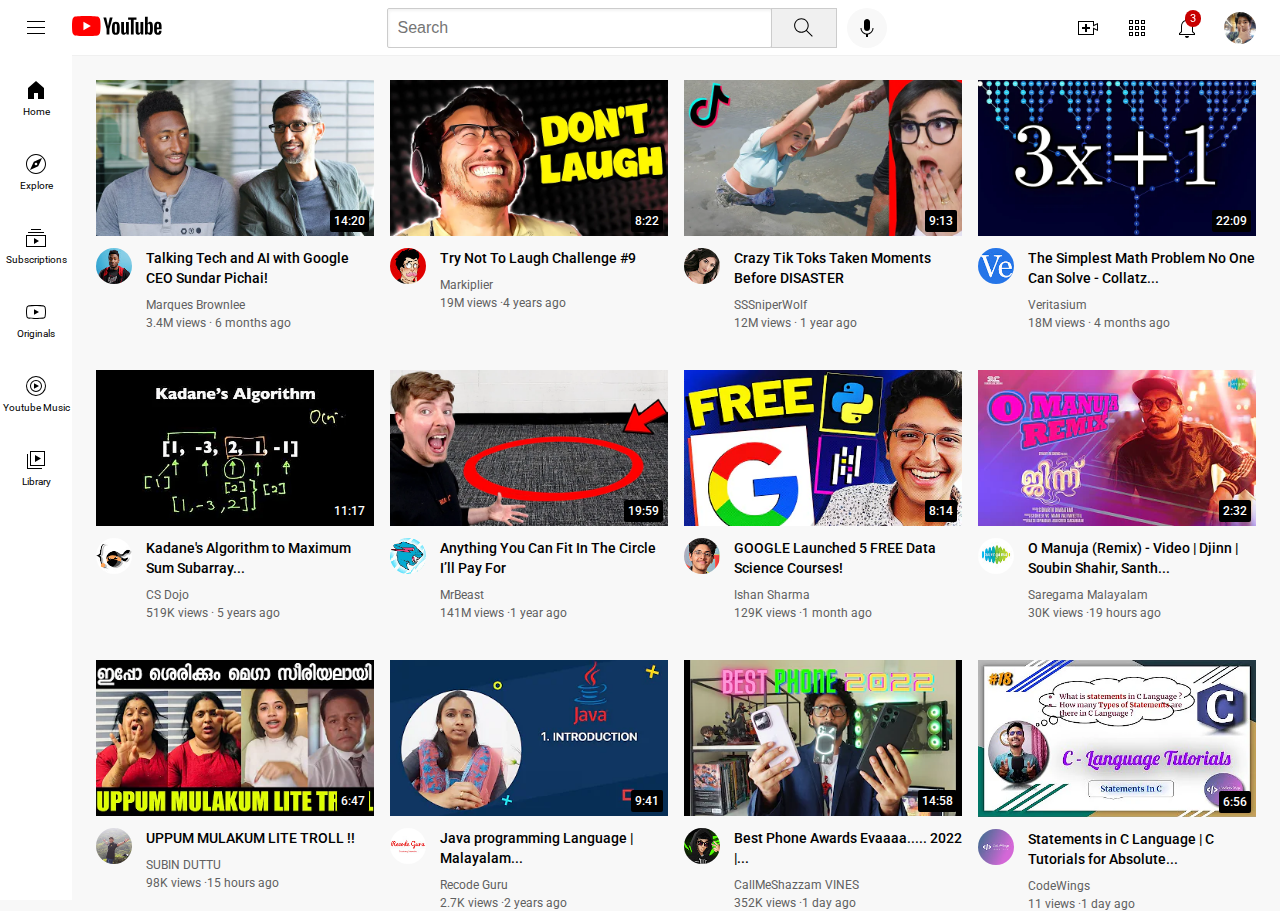
<file: index.html>
<!DOCTYPE html>
<html lang="en">
<head>
  <meta charset="UTF-8">
  <meta http-equiv="X-UA-Compatible" content="IE=edge">
  <meta name="viewport" content="width=device-width, initial-scale=1.0">
  <title>YouTube</title>
  <link rel="shortcut icon" href="icons/faviconsamp.ico">

  <link rel="preconnect" href="https://fonts.googleapis.com">
  <link rel="preconnect" href="https://fonts.gstatic.com" crossorigin>
  <link href="https://fonts.googleapis.com/css2?family=Roboto:wght@400;500;700&display=swap" rel="stylesheet">
 
  <link rel="stylesheet" href="styles/general.css">
  <link rel="stylesheet" href="styles/header.css">
  <link rel="stylesheet" href="styles/video.css">
  <link rel="stylesheet" href="styles/sidebar.css">
</head>
<body>
  <div class="header">
    <div class="left-section">
      <img  class="hamburger-menu" src="icons/hamburger-menu.svg" alt="">
      <img class="youtube-logo" src="icons/youtube-logo.svg" alt="">
    </div>

    <div class="middle-section">
      <input class="search-bar" type="text" placeholder="Search">
      <button class="search-button">
        <img class="search-icon" src="icons/search.svg" alt="">
        <div class="tooltip">Search</div>
      </button>
      <button class="voice-search-button">
        <img class="voice-search-icon" src="icons/voice-search-icon.svg" alt="">
          <div class="tooltip">Search with your voice</div>
      </button>
    </div>
    <div class="right-section">
      <div class="upload-icon-container">
        <img class="upload-icon" src="icons/upload.svg" alt="">
        <div class="tooltip">Create</div>
      </div>
      <div class="youtube-apps-container">
        <img class="youtube-apps-icon" src="icons/youtube-apps.svg" alt="">
          <div class="tooltip">YouTube apps</div>
      </div>
     
      <div class="notifications-icon-container">
        <img class="notifications-icon" src="icons/notifications.svg" alt="">
        <div class="notifications-count">3</div>
          <div class="tooltip">Notifications</div>
       </div>      
      <img class="current-user-picture" src="chanelprofie/accntdp.jpg" alt="">
    </div>    
  </div> 
  
  <div class="sidebar">
    <div class="sidebar-link">
      <img src="icons/home.svg" alt="">
      <div>Home</div>
    </div>
    <div class="sidebar-link">
      <img src="icons/explore.svg" alt="">
      <div>Explore</div>
    </div>
    <div class="sidebar-link">
      <img src="icons/subscriptions.svg" alt="">
      <div>Subscriptions</div>
    </div>
    <div class="sidebar-link">
      <img src="icons/originals.svg" alt="">
      <div>Originals</div>
    </div>
    <div class="sidebar-link">
      <img src="icons/youtube-music.svg" alt="">
      <div>Youtube Music</div>
    </div>
    <div class="sidebar-link">
      <img src="icons/library.svg" alt="">
      <div>Library</div>
    </div>
  </div>

  <div class="video-grid">
    <div class="video-preview">
      <div class="thumbnail-row"><!--vertical layout1-->
        <img class="thumbnail" src="thumb/thumbnail-1.webp" alt="">
          <div class="video-time">14:20</div>
      </div> <!--vertical layout1-->
  
      <div class="video-info-grid"><!--vertical layout2-->
        <div class="channel-picture"><!--horizontal layout1-->
          <img class="profile-picture" src="chanelprofie/channel-1.jpeg" alt="">
        </div><!--horizontal layout1-->
  
        <div class="video-info"><!--horizontal layout2-->
          <p class="video-title">
            Talking Tech and AI with Google CEO Sundar Pichai!
          </p>
          <p class="video-author">Marques Brownlee</p>
          <p class="video-stats">3.4M views &#183; 6 months ago</p>
        </div><!--horizontal layout2-->       
      </div> <!--vertical layout1-->        
    </div>
  
    <!--<div class="video-preview">
      <img class="thumbnail" src="thumb/thumbnail-2.webp" alt="">  
      <p class="video-title">Try Not To Laugh Challenge #9</p>    
      <p class="video-author">Markiplier</p>
      <p class="video-stats">19M views &#183;4 years ago</p>
    </div>-->
  
    <div class="video-preview">
      <div class="thumbnail-row"><!--vertical layout1-->
        <img class="thumbnail" src="thumb/thumbnail-2.webp" alt="">
        <div class="video-time">8:22</div>  
      </div> <!--vertical layout1-->      
      <div class="video-info-grid"><!--vertical layout2-->
        <div class="channel-picture"><!--horizontal layout1-->
          <img class="profile-picture" src="chanelprofie/channel-2.jpeg" alt="">
        </div><!--horizontal layout1-->
  
        <div class="video-info"><!--horizontal layout2-->
          <p class="video-title">
            Try Not To Laugh Challenge #9
          </p>
          <p class="video-author">Markiplier</p>
          <p class="video-stats">19M views &#183;4 years ago</p>
        </div><!--horizontal layout2-->       
      </div> <!--vertical layout1-->        
    </div>
  
    <div class="video-preview">
      <div class="thumbnail-row"><!--vertical layout1-->
        <img class="thumbnail" src="thumb/thumbnail-3.webp" alt="">
          <div class="video-time">9:13</div>  
      </div> <!--vertical layout1-->
  
      <div class="video-info-grid"><!--vertical layout2-->
        <div class="channel-picture"><!--horizontal layout1-->
          <img class="profile-picture" src="chanelprofie/channel-3.jpeg" alt="">
        </div><!--horizontal layout1-->
  
        <div class="video-info"><!--horizontal layout2-->
          <p class="video-title">            
            Crazy Tik Toks Taken Moments Before DISASTER
          </p>
          <p class="video-author">SSSniperWolf</p>
          <p class="video-stats">12M views &#183; 1 year ago</p>
        </div><!--horizontal layout2-->       
      </div> <!--vertical layout1-->        
    </div>
  
    <div class="video-preview">
      <div class="thumbnail-row"><!--vertical layout1-->
        <img class="thumbnail" src="thumb/thumbnail-4.webp" alt="">
        <div class="video-time">22:09</div>  
      </div> <!--vertical layout1-->
  
      <div class="video-info-grid"><!--vertical layout2-->
        <div class="channel-picture"><!--horizontal layout1-->
          <img class="profile-picture" src="chanelprofie/channel-4.jpeg" alt="">
        </div><!--horizontal layout1-->
  
        <div class="video-info"><!--horizontal layout2-->
          <p class="video-title">            
            The Simplest Math Problem No One Can Solve - Collatz...
          </p>
          <p class="video-author">Veritasium</p>
          <p class="video-stats">18M views &#183; 4 months ago</p>
        </div><!--horizontal layout2-->       
      </div> <!--vertical layout1-->        
    </div>
  
    <div class="video-preview">
      <div class="thumbnail-row"><!--vertical layout1-->
        <img class="thumbnail" src="thumb/thumbnail-5.webp" alt="">
        <div class="video-time">11:17</div>  
      </div> <!--vertical layout1-->
  
      <div class="video-info-grid"><!--vertical layout2-->
        <div class="channel-picture"><!--horizontal layout1-->
          <img class="profile-picture" src="chanelprofie/channel-5.jpeg" alt="">
        </div><!--horizontal layout1-->
  
        <div class="video-info"><!--horizontal layout2-->
          <p class="video-title">            
            Kadane's Algorithm to Maximum Sum Subarray...
          </p>
          <p class="video-author">CS Dojo</p>
          <p class="video-stats">519K views &#183; 5 years ago</p>
        </div><!--horizontal layout2-->       
      </div> <!--vertical layout1-->        
    </div>
  
    <div class="video-preview">
      <div class="thumbnail-row"><!--vertical layout1-->
        <img class="thumbnail" src="thumb/thumbnail-6.webp" alt="">
        <div class="video-time">19:59</div>  
      </div> <!--vertical layout1-->
  
      <div class="video-info-grid"><!--vertical layout2-->
        <div class="channel-picture"><!--horizontal layout1-->
          <img class="profile-picture" src="chanelprofie/channel-6.jpeg" alt="">
        </div><!--horizontal layout1-->
  
        <div class="video-info"><!--horizontal layout2-->
          <p class="video-title">            
            Anything You Can Fit In The Circle I’ll Pay For
          </p>
          <p class="video-author">MrBeast</p>
          <p class="video-stats">141M views &#183;1 year ago</p>
        </div><!--horizontal layout2-->       
      </div> <!--vertical layout1-->        
    </div>

    <div class="video-preview">
      <div class="thumbnail-row"><!--vertical layout1-->
        <img class="thumbnail" src="thumb/thumb1.webp" alt="">
        <div class="video-time">8:14</div>  
      </div> <!--vertical layout1-->      
      <div class="video-info-grid"><!--vertical layout2-->
        <div class="channel-picture"><!--horizontal layout1-->
          <img class="profile-picture" src="chanelprofie/ch1.jpg" alt="">
        </div><!--horizontal layout1-->
  
        <div class="video-info"><!--horizontal layout2-->
          <p class="video-title">
            GOOGLE Launched 5 FREE Data Science Courses!
          </p>
          <p class="video-author">Ishan Sharma</p>
          <p class="video-stats">129K views &#183;1 month ago</p>
        </div><!--horizontal layout2-->       
      </div> <!--vertical layout1-->        
    </div>

    <div class="video-preview">
      <div class="thumbnail-row"><!--vertical layout1-->
        <img class="thumbnail" src="thumb/thumb2.webp" alt="">
        <div class="video-time">2:32</div>  
      </div> <!--vertical layout1-->      
      <div class="video-info-grid"><!--vertical layout2-->
        <div class="channel-picture"><!--horizontal layout1-->
          <img class="profile-picture" src="chanelprofie/ch2.jpg" alt="">
        </div><!--horizontal layout1-->
  
        <div class="video-info"><!--horizontal layout2-->
          <p class="video-title">
            O Manuja (Remix) - Video | Djinn | Soubin Shahir, Santh...
          </p>
          <p class="video-author">Saregama Malayalam</p>
          <p class="video-stats">30K views &#183;19 hours ago</p>
        </div><!--horizontal layout2-->       
      </div> <!--vertical layout1-->        
    </div>

    <div class="video-preview">
      <div class="thumbnail-row"><!--vertical layout1-->
        <img class="thumbnail" src="thumb/thumb3.webp" alt="">
        <div class="video-time">6:47</div>  
      </div> <!--vertical layout1-->      
      <div class="video-info-grid"><!--vertical layout2-->
        <div class="channel-picture"><!--horizontal layout1-->
          <img class="profile-picture" src="chanelprofie/ch3.jpg" alt="">
        </div><!--horizontal layout1-->
  
        <div class="video-info"><!--horizontal layout2-->
          <p class="video-title">
            UPPUM MULAKUM LITE TROLL !!
          </p>
          <p class="video-author">SUBIN DUTTU</p>
          <p class="video-stats">98K views &#183;15 hours ago</p>
        </div><!--horizontal layout2-->       
      </div> <!--vertical layout1-->        
    </div>

    <div class="video-preview">
      <div class="thumbnail-row"><!--vertical layout1-->
        <img class="thumbnail" src="thumb/thumb4.webp" alt="">
        <div class="video-time">9:41</div>  
      </div> <!--vertical layout1-->      
      <div class="video-info-grid"><!--vertical layout2-->
        <div class="channel-picture"><!--horizontal layout1-->
          <img class="profile-picture" src="chanelprofie/ch4.jpg" alt="">
        </div><!--horizontal layout1-->
  
        <div class="video-info"><!--horizontal layout2-->
          <p class="video-title">
            Java programming Language | Malayalam...
          </p>
          <p class="video-author">Recode Guru</p>
          <p class="video-stats">2.7K views &#183;2 years ago</p>
        </div><!--horizontal layout2-->       
      </div> <!--vertical layout1-->        
    </div>

    <div class="video-preview">
      <div class="thumbnail-row"><!--vertical layout1-->
        <img class="thumbnail" src="thumb/thumb5.webp" alt="">
        <div class="video-time">14:58</div>  
      </div> <!--vertical layout1-->      
      <div class="video-info-grid"><!--vertical layout2-->
        <div class="channel-picture"><!--horizontal layout1-->
          <img class="profile-picture" src="chanelprofie/ch5.jpg" alt="">
        </div><!--horizontal layout1-->
  
        <div class="video-info"><!--horizontal layout2-->
          <p class="video-title">
            Best Phone Awards Evaaaa..... 2022 |...
          </p>
          <p class="video-author">CallMeShazzam VINES</p>
          <p class="video-stats">352K views &#183;1 day ago</p>
        </div><!--horizontal layout2-->       
      </div> <!--vertical layout1-->        
    </div>

    <div class="video-preview">
      <div class="thumbnail-row"><!--vertical layout1-->
        <img class="thumbnail" src="thumb/thumb6.webp" alt="">
        <div class="video-time">6:56</div>  
      </div> <!--vertical layout1-->      
      <div class="video-info-grid"><!--vertical layout2-->
        <div class="channel-picture"><!--horizontal layout1-->
          <img class="profile-picture" src="chanelprofie/ch6.jpg" alt="">
        </div><!--horizontal layout1-->
  
        <div class="video-info"><!--horizontal layout2-->
          <p class="video-title">
            Statements in C Language | C Tutorials for Absolute...
          </p>
          <p class="video-author">CodeWings</p>
          <p class="video-stats">11 views &#183;1 day ago</p>
        </div><!--horizontal layout2-->       
      </div> <!--vertical layout1-->        
    </div>  
  
  </div>  
</body>
</html>
</file>
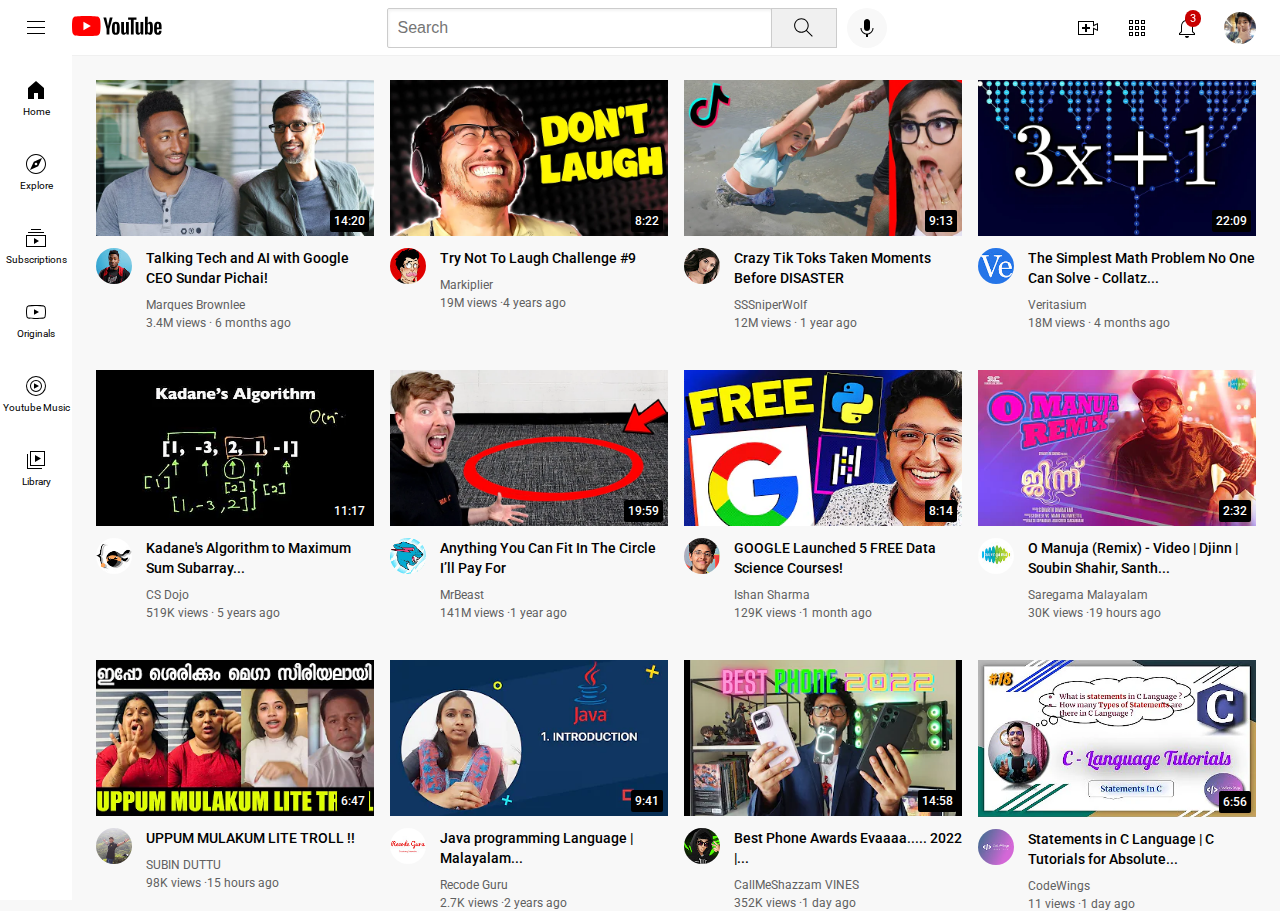
<file: Youtubeclone.html>
<!DOCTYPE html>
<html lang="en">
<head>
  <meta charset="UTF-8">
  <meta http-equiv="X-UA-Compatible" content="IE=edge">
  <meta name="viewport" content="width=device-width, initial-scale=1.0">
  <title>YouTube</title>
  <link rel="shortcut icon" href="icons/faviconsamp.ico">

  <link rel="preconnect" href="https://fonts.googleapis.com">
  <link rel="preconnect" href="https://fonts.gstatic.com" crossorigin>
  <link href="https://fonts.googleapis.com/css2?family=Roboto:wght@400;500;700&display=swap" rel="stylesheet">
 
  <link rel="stylesheet" href="styles/general.css">
  <link rel="stylesheet" href="styles/header.css">
  <link rel="stylesheet" href="styles/video.css">
  <link rel="stylesheet" href="styles/sidebar.css">
</head>
<body>
  <div class="header">
    <div class="left-section">
      <img  class="hamburger-menu" src="icons/hamburger-menu.svg" alt="">
      <img class="youtube-logo" src="icons/youtube-logo.svg" alt="">
    </div>

    <div class="middle-section">
      <input class="search-bar" type="text" placeholder="Search">
      <button class="search-button">
        <img class="search-icon" src="icons/search.svg" alt="">
        <div class="tooltip">Search</div>
      </button>
      <button class="voice-search-button">
        <img class="voice-search-icon" src="icons/voice-search-icon.svg" alt="">
          <div class="tooltip">Search with your voice</div>
      </button>
    </div>
    <div class="right-section">
      <div class="upload-icon-container">
        <img class="upload-icon" src="icons/upload.svg" alt="">
        <div class="tooltip">Create</div>
      </div>
      <div class="youtube-apps-container">
        <img class="youtube-apps-icon" src="icons/youtube-apps.svg" alt="">
          <div class="tooltip">YouTube apps</div>
      </div>
     
      <div class="notifications-icon-container">
        <img class="notifications-icon" src="icons/notifications.svg" alt="">
        <div class="notifications-count">3</div>
          <div class="tooltip">Notifications</div>
       </div>      
      <img class="current-user-picture" src="chanelprofie/accntdp.jpg" alt="">
    </div>    
  </div> 
  
  <div class="sidebar">
    <div class="sidebar-link">
      <img src="icons/home.svg" alt="">
      <div>Home</div>
    </div>
    <div class="sidebar-link">
      <img src="icons/explore.svg" alt="">
      <div>Explore</div>
    </div>
    <div class="sidebar-link">
      <img src="icons/subscriptions.svg" alt="">
      <div>Subscriptions</div>
    </div>
    <div class="sidebar-link">
      <img src="icons/originals.svg" alt="">
      <div>Originals</div>
    </div>
    <div class="sidebar-link">
      <img src="icons/youtube-music.svg" alt="">
      <div>Youtube Music</div>
    </div>
    <div class="sidebar-link">
      <img src="icons/library.svg" alt="">
      <div>Library</div>
    </div>
  </div>

  <div class="video-grid">
    <div class="video-preview">
      <div class="thumbnail-row"><!--vertical layout1-->
        <img class="thumbnail" src="thumb/thumbnail-1.webp" alt="">
          <div class="video-time">14:20</div>
      </div> <!--vertical layout1-->
  
      <div class="video-info-grid"><!--vertical layout2-->
        <div class="channel-picture"><!--horizontal layout1-->
          <img class="profile-picture" src="chanelprofie/channel-1.jpeg" alt="">
        </div><!--horizontal layout1-->
  
        <div class="video-info"><!--horizontal layout2-->
          <p class="video-title">
            Talking Tech and AI with Google CEO Sundar Pichai!
          </p>
          <p class="video-author">Marques Brownlee</p>
          <p class="video-stats">3.4M views &#183; 6 months ago</p>
        </div><!--horizontal layout2-->       
      </div> <!--vertical layout1-->        
    </div>
  
    <!--<div class="video-preview">
      <img class="thumbnail" src="thumb/thumbnail-2.webp" alt="">  
      <p class="video-title">Try Not To Laugh Challenge #9</p>    
      <p class="video-author">Markiplier</p>
      <p class="video-stats">19M views &#183;4 years ago</p>
    </div>-->
  
    <div class="video-preview">
      <div class="thumbnail-row"><!--vertical layout1-->
        <img class="thumbnail" src="thumb/thumbnail-2.webp" alt="">
        <div class="video-time">8:22</div>  
      </div> <!--vertical layout1-->      
      <div class="video-info-grid"><!--vertical layout2-->
        <div class="channel-picture"><!--horizontal layout1-->
          <img class="profile-picture" src="chanelprofie/channel-2.jpeg" alt="">
        </div><!--horizontal layout1-->
  
        <div class="video-info"><!--horizontal layout2-->
          <p class="video-title">
            Try Not To Laugh Challenge #9
          </p>
          <p class="video-author">Markiplier</p>
          <p class="video-stats">19M views &#183;4 years ago</p>
        </div><!--horizontal layout2-->       
      </div> <!--vertical layout1-->        
    </div>
  
    <div class="video-preview">
      <div class="thumbnail-row"><!--vertical layout1-->
        <img class="thumbnail" src="thumb/thumbnail-3.webp" alt="">
          <div class="video-time">9:13</div>  
      </div> <!--vertical layout1-->
  
      <div class="video-info-grid"><!--vertical layout2-->
        <div class="channel-picture"><!--horizontal layout1-->
          <img class="profile-picture" src="chanelprofie/channel-3.jpeg" alt="">
        </div><!--horizontal layout1-->
  
        <div class="video-info"><!--horizontal layout2-->
          <p class="video-title">            
            Crazy Tik Toks Taken Moments Before DISASTER
          </p>
          <p class="video-author">SSSniperWolf</p>
          <p class="video-stats">12M views &#183; 1 year ago</p>
        </div><!--horizontal layout2-->       
      </div> <!--vertical layout1-->        
    </div>
  
    <div class="video-preview">
      <div class="thumbnail-row"><!--vertical layout1-->
        <img class="thumbnail" src="thumb/thumbnail-4.webp" alt="">
        <div class="video-time">22:09</div>  
      </div> <!--vertical layout1-->
  
      <div class="video-info-grid"><!--vertical layout2-->
        <div class="channel-picture"><!--horizontal layout1-->
          <img class="profile-picture" src="chanelprofie/channel-4.jpeg" alt="">
        </div><!--horizontal layout1-->
  
        <div class="video-info"><!--horizontal layout2-->
          <p class="video-title">            
            The Simplest Math Problem No One Can Solve - Collatz...
          </p>
          <p class="video-author">Veritasium</p>
          <p class="video-stats">18M views &#183; 4 months ago</p>
        </div><!--horizontal layout2-->       
      </div> <!--vertical layout1-->        
    </div>
  
    <div class="video-preview">
      <div class="thumbnail-row"><!--vertical layout1-->
        <img class="thumbnail" src="thumb/thumbnail-5.webp" alt="">
        <div class="video-time">11:17</div>  
      </div> <!--vertical layout1-->
  
      <div class="video-info-grid"><!--vertical layout2-->
        <div class="channel-picture"><!--horizontal layout1-->
          <img class="profile-picture" src="chanelprofie/channel-5.jpeg" alt="">
        </div><!--horizontal layout1-->
  
        <div class="video-info"><!--horizontal layout2-->
          <p class="video-title">            
            Kadane's Algorithm to Maximum Sum Subarray...
          </p>
          <p class="video-author">CS Dojo</p>
          <p class="video-stats">519K views &#183; 5 years ago</p>
        </div><!--horizontal layout2-->       
      </div> <!--vertical layout1-->        
    </div>
  
    <div class="video-preview">
      <div class="thumbnail-row"><!--vertical layout1-->
        <img class="thumbnail" src="thumb/thumbnail-6.webp" alt="">
        <div class="video-time">19:59</div>  
      </div> <!--vertical layout1-->
  
      <div class="video-info-grid"><!--vertical layout2-->
        <div class="channel-picture"><!--horizontal layout1-->
          <img class="profile-picture" src="chanelprofie/channel-6.jpeg" alt="">
        </div><!--horizontal layout1-->
  
        <div class="video-info"><!--horizontal layout2-->
          <p class="video-title">            
            Anything You Can Fit In The Circle I’ll Pay For
          </p>
          <p class="video-author">MrBeast</p>
          <p class="video-stats">141M views &#183;1 year ago</p>
        </div><!--horizontal layout2-->       
      </div> <!--vertical layout1-->        
    </div>

    <div class="video-preview">
      <div class="thumbnail-row"><!--vertical layout1-->
        <img class="thumbnail" src="thumb/thumb1.webp" alt="">
        <div class="video-time">8:14</div>  
      </div> <!--vertical layout1-->      
      <div class="video-info-grid"><!--vertical layout2-->
        <div class="channel-picture"><!--horizontal layout1-->
          <img class="profile-picture" src="chanelprofie/ch1.jpg" alt="">
        </div><!--horizontal layout1-->
  
        <div class="video-info"><!--horizontal layout2-->
          <p class="video-title">
            GOOGLE Launched 5 FREE Data Science Courses!
          </p>
          <p class="video-author">Ishan Sharma</p>
          <p class="video-stats">129K views &#183;1 month ago</p>
        </div><!--horizontal layout2-->       
      </div> <!--vertical layout1-->        
    </div>

    <div class="video-preview">
      <div class="thumbnail-row"><!--vertical layout1-->
        <img class="thumbnail" src="thumb/thumb2.webp" alt="">
        <div class="video-time">2:32</div>  
      </div> <!--vertical layout1-->      
      <div class="video-info-grid"><!--vertical layout2-->
        <div class="channel-picture"><!--horizontal layout1-->
          <img class="profile-picture" src="chanelprofie/ch2.jpg" alt="">
        </div><!--horizontal layout1-->
  
        <div class="video-info"><!--horizontal layout2-->
          <p class="video-title">
            O Manuja (Remix) - Video | Djinn | Soubin Shahir, Santh...
          </p>
          <p class="video-author">Saregama Malayalam</p>
          <p class="video-stats">30K views &#183;19 hours ago</p>
        </div><!--horizontal layout2-->       
      </div> <!--vertical layout1-->        
    </div>

    <div class="video-preview">
      <div class="thumbnail-row"><!--vertical layout1-->
        <img class="thumbnail" src="thumb/thumb3.webp" alt="">
        <div class="video-time">6:47</div>  
      </div> <!--vertical layout1-->      
      <div class="video-info-grid"><!--vertical layout2-->
        <div class="channel-picture"><!--horizontal layout1-->
          <img class="profile-picture" src="chanelprofie/ch3.jpg" alt="">
        </div><!--horizontal layout1-->
  
        <div class="video-info"><!--horizontal layout2-->
          <p class="video-title">
            UPPUM MULAKUM LITE TROLL !!
          </p>
          <p class="video-author">SUBIN DUTTU</p>
          <p class="video-stats">98K views &#183;15 hours ago</p>
        </div><!--horizontal layout2-->       
      </div> <!--vertical layout1-->        
    </div>

    <div class="video-preview">
      <div class="thumbnail-row"><!--vertical layout1-->
        <img class="thumbnail" src="thumb/thumb4.webp" alt="">
        <div class="video-time">9:41</div>  
      </div> <!--vertical layout1-->      
      <div class="video-info-grid"><!--vertical layout2-->
        <div class="channel-picture"><!--horizontal layout1-->
          <img class="profile-picture" src="chanelprofie/ch4.jpg" alt="">
        </div><!--horizontal layout1-->
  
        <div class="video-info"><!--horizontal layout2-->
          <p class="video-title">
            Java programming Language | Malayalam...
          </p>
          <p class="video-author">Recode Guru</p>
          <p class="video-stats">2.7K views &#183;2 years ago</p>
        </div><!--horizontal layout2-->       
      </div> <!--vertical layout1-->        
    </div>

    <div class="video-preview">
      <div class="thumbnail-row"><!--vertical layout1-->
        <img class="thumbnail" src="thumb/thumb5.webp" alt="">
        <div class="video-time">14:58</div>  
      </div> <!--vertical layout1-->      
      <div class="video-info-grid"><!--vertical layout2-->
        <div class="channel-picture"><!--horizontal layout1-->
          <img class="profile-picture" src="chanelprofie/ch5.jpg" alt="">
        </div><!--horizontal layout1-->
  
        <div class="video-info"><!--horizontal layout2-->
          <p class="video-title">
            Best Phone Awards Evaaaa..... 2022 |...
          </p>
          <p class="video-author">CallMeShazzam VINES</p>
          <p class="video-stats">352K views &#183;1 day ago</p>
        </div><!--horizontal layout2-->       
      </div> <!--vertical layout1-->        
    </div>

    <div class="video-preview">
      <div class="thumbnail-row"><!--vertical layout1-->
        <img class="thumbnail" src="thumb/thumb6.webp" alt="">
        <div class="video-time">6:56</div>  
      </div> <!--vertical layout1-->      
      <div class="video-info-grid"><!--vertical layout2-->
        <div class="channel-picture"><!--horizontal layout1-->
          <img class="profile-picture" src="chanelprofie/ch6.jpg" alt="">
        </div><!--horizontal layout1-->
  
        <div class="video-info"><!--horizontal layout2-->
          <p class="video-title">
            Statements in C Language | C Tutorials for Absolute...
          </p>
          <p class="video-author">CodeWings</p>
          <p class="video-stats">11 views &#183;1 day ago</p>
        </div><!--horizontal layout2-->       
      </div> <!--vertical layout1-->        
    </div>  
  
  </div>  
</body>
</html>
</file>
<file: styles/general.css>
p{  
  margin-top: 0;
  margin-bottom: 0;
}
body{
  font-family: Roboto, Arial;
  margin: 0;
  padding-top: 80px;
  padding-left: 96px;
  padding-right: 24px;
  background-color: rgb(248, 248, 248);
}
</file>
<file: styles/header.css>
.header{
  height: 55px;
  display: flex;
  flex-direction: row;
  justify-content: space-between;
  position: fixed;
  top: 0;left: 0; right: 0;
  z-index: 100;
  background-color: white;
  border-bottom-width: 1px;
  border-bottom-style: solid;
  border-bottom-color: rgb(240, 240, 240); align-items: center;
}
.left-section{
  display: flex;  
}
.hamburger-menu{
  height: 24px;
  margin-left: 24px;
  margin-right: 24px;
  cursor: pointer;
}
.youtube-logo{
  height: 20px;
  cursor: pointer;
}
.middle-section{  
  flex: 1;
  margin-left: 70px;
  margin-right: 35px;
  max-width: 500px;
  display: flex;
  
}
.search-bar{
  flex: 1;
  height: 36px;
  padding-left: 10px ;
  font-size: 16px;
 
  border: 1px solid rgb(204, 204, 204);
  border-radius: 2px;
  box-shadow: inset 1px 2px 3px rgba(0, 0, 0, 0.05);
  width: 0;
}
.search-bar::placeholder{
 
  font-size: 16px;
}
.search-button{
  height: 40px;
  width: 66px;
  background-color: rgb(240, 240, 240);
  border-width: 1px;
  border-style: solid;
  border-color: rgb(204, 204, 204);
  margin-left: -1px;
  margin-right: 10px;  
}
.search-button,
.voice-search-button,
.upload-icon-container,
.youtube-apps-container,
.notifications-icon-container{ 
  display: flex;
  justify-content: center;
  align-items: center;
  position: relative;
  cursor: pointer;
}
.search-button .tooltip,
.voice-search-button .tooltip,
.upload-icon-container .tooltip,
.youtube-apps-container .tooltip,
.notifications-icon-container .tooltip{
 
  position: absolute;
  background-color: gray;
  color: white;
  padding-left:8px ;
  padding-right:8px ;
  padding-top:4px ;
  padding-bottom:4px ;
  border-radius: 2px;
  font-size: 12px;
  bottom: -30px;
  opacity: 0; 
  transition: opacity .15s; 
  pointer-events: none;
  white-space: nowrap; 
}
.search-button:hover .tooltip,
.voice-search-button:hover .tooltip,
.upload-icon-container:hover .tooltip,
.youtube-apps-container:hover .tooltip,
.notifications-icon-container:hover .tooltip{
  opacity: 1;  
}
.search-icon{
  height: 25px;  
}
.voice-search-button{
  height: 40px;
  width: 40px;
  border-radius: 20px;
  border: none;
  background-color: rgb(248, 248, 248);
}
.voice-search-icon{
  height: 24px; 
}

.right-section{  
  width: 180px;
  margin-right: 24px;
  display: flex;
 
  justify-content: space-between;  
  flex-shrink: 0;  
}
.upload-icon{
  height: 24px;
}
.youtube-apps-icon{
  height: 24px;
}
.notifications-icon{
  height: 24px;
}
.notifications-icon-container{
  position: relative;
}
.notifications-count{
  position: absolute;
  top: -2px;
  right: -2px;
  background-color: rgb(200, 0, 0);
  color: white;
  
  font-size: 11px;
  border-radius: 10px;
  padding-left: 5px ;
  padding-right: 5px ;
  padding-top: 2px;
  padding-bottom: 2px;
}
.current-user-picture{
  height: 32px;
  border-radius: 16px; 
  cursor: pointer; 
}
</file>
<file: styles/video.css>
.thumbnail{
  width: 100%;     
}      
.video-info-grid{
  display: grid;
  grid-template-columns: 50px 1fr;
}   
.profile-picture{
  width: 36px;
  border-radius: 50px;
}
.video-title{
  margin-top: 0;
  font-size: 14px;
  font-weight: 500;
  line-height: 20px;
  margin-bottom: 10px;
}
.thumbnail-row{
  margin-bottom: 8px;
  position: relative;
  cursor: pointer;
}
.video-author,.video-stats{
  font-size: 12px;
  color: rgb(96, 96, 96);
}
.video-author{
  margin-bottom: 4px;
}
.video-grid{  
  display: grid;
  grid-template-columns: 1fr 1fr 1fr;
  column-gap: 16px;
  row-gap: 40px; 
}
@media (max-width:750px){
  .video-grid{
    grid-template-columns: 1fr 1fr;
  }
}
@media (min-width:751px) and (max-width:999px){
  .video-grid{
    grid-template-columns: 1fr 1fr 1fr;
  }
}
@media (min-width:1000px){
  .video-grid{
    grid-template-columns: 1fr 1fr 1fr 1fr;
  }
}
.video-time{
  
  font-size: 12px;
  font-weight: 500;  
  padding: 4px;
  border-radius: 2px;
  background-color: black;
  color: white;
  position: absolute;
  bottom: 8px;
  right: 5px;
}
</file>
<file: styles/sidebar.css>
.sidebar{
  position: fixed;
  left: 0;
  bottom: 0;
  top: 55px;
  background-color: white;
  width: 72px;
  z-index: 200;
  padding-top: 5px;
}
.sidebar-link{
    height: 74px;
  display: flex;
  justify-content: center;
  align-items: center;
  flex-direction: column;
}
.sidebar-link:hover{
  background-color: rgb(235, 235, 235);
  cursor: pointer;
}
.sidebar-link img{
  height: 24px;
  margin-bottom: 4px;
}
.sidebar-link div{
  
  font-size: 10px;

}
</file>
